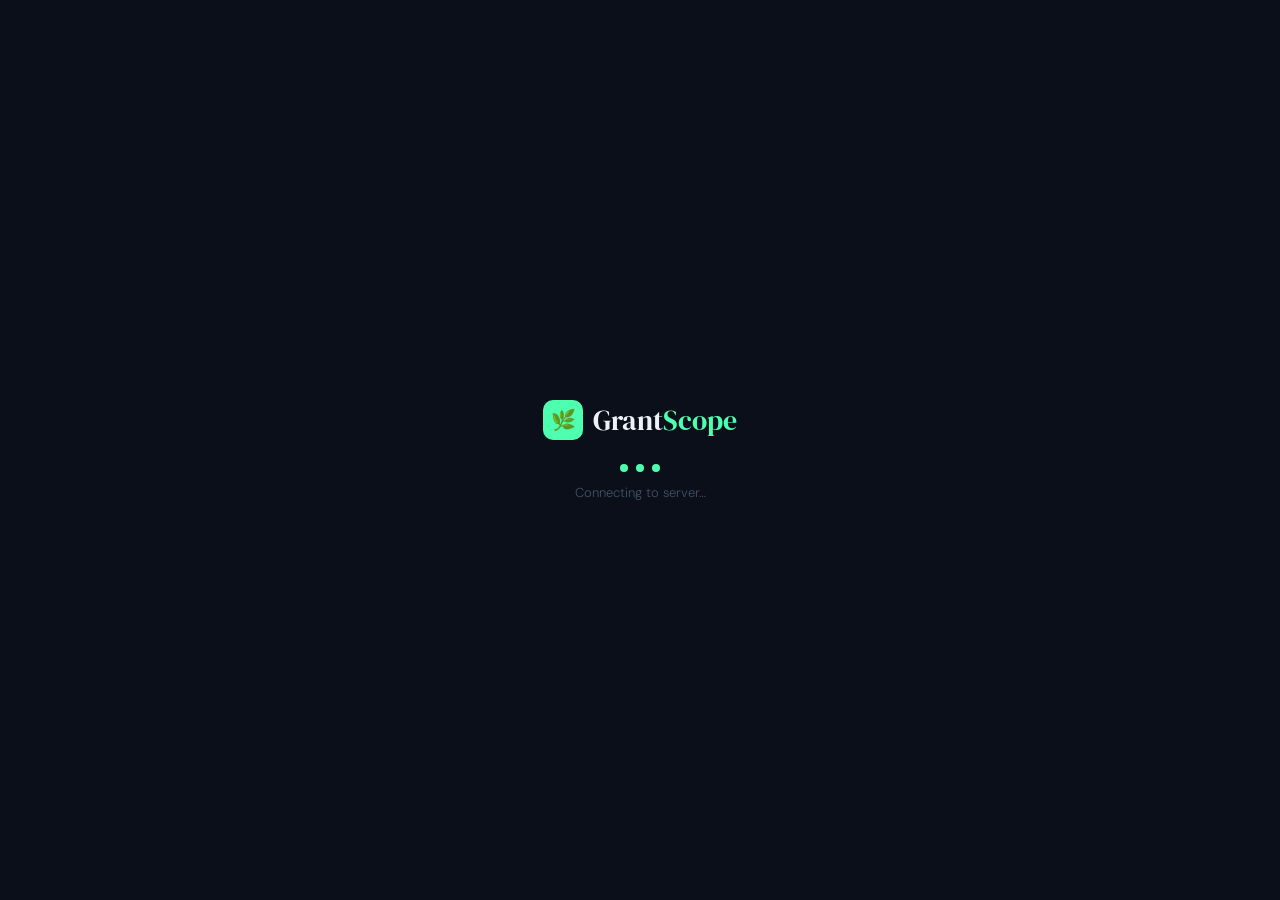
<file: index.html>
<!DOCTYPE html>
<html lang="en">

<head>
  <meta charset="UTF-8" />
  <meta name="viewport" content="width=device-width, initial-scale=1.0" />
  <title>GrantScope — Find Your Funding</title>
  <link rel="preconnect" href="https://fonts.googleapis.com" />
  <link rel="preconnect" href="https://fonts.gstatic.com" crossorigin />
  <link
    href="https://fonts.googleapis.com/css2?family=DM+Serif+Display:ital@0;1&family=DM+Sans:wght@300;400;500;600&display=swap"
    rel="stylesheet" />
  <link rel="icon" href="data:image/svg+xml,%3Csvg xmlns='http://www.w3.org/2000/svg' viewBox='0 0 120 100'%3E%3Ctext x='5' y='0.9em' font-size='90'%3E🌿%3C/text%3E%3C/svg%3E">
  <link rel="stylesheet" href="style.css">
    <style>
    .dot {
      width: 8px;
      height: 8px;
      border-radius: 50%;
      background: var(--accent);
      animation: dotPulse 1.4s ease-in-out infinite;
    }

    .dot:nth-child(2) {
      animation-delay: 0.2s;
    }

    .dot:nth-child(3) {
      animation-delay: 0.4s;
    }

    @keyframes dotPulse {

      0%,
      80%,
      100% {
        opacity: 0.2;
        transform: scale(0.8);
      }

      40% {
        opacity: 1;
        transform: scale(1);
      }
    }

    #loadingScreen.fade-out {
      opacity: 0;
      transition: opacity 0.5s ease;
      pointer-events: none;
    }

    @keyframes spin {
      from {
        display: inline-block;
        transform: rotate(0deg);
      }

      to {
        display: inline-block;
        transform: rotate(360deg);
      }
    }

  </style>
</head>

<body>

  <!-- LOADING SCREEN -->
  <div id="loadingScreen" style="
  position: fixed;
  inset: 0;
  background: var(--bg);
  z-index: 999;
  display: flex;
  flex-direction: column;
  align-items: center;
  justify-content: center;
  gap: 24px;
">
    <div style="display:flex;align-items:center;gap:10px;">
      <div
        style="width:40px;height:40px;background:var(--accent);border-radius:10px;display:flex;align-items:center;justify-content:center;font-size:20px;">
        🌿</div>
      <span style="font-family:var(--font-display);font-size:28px;color:var(--text-primary);">Grant<span
          style="color:var(--accent);">Scope</span></span>
    </div>
    <div style="display:flex;flex-direction:column;align-items:center;gap:12px;">
      <div id="loadingDots" style="display:flex;gap:8px;">
        <div class="dot"></div>
        <div class="dot"></div>
        <div class="dot"></div>
      </div>
      <p id="loadingMsg" style="font-size:13px;color:var(--text-muted);font-weight:300;">Connecting to server…</p>
    </div>
  </div>

  <!-- NAV -->
  <nav>
    <a class="nav-logo" href="#">
      <div class="nav-logo-icon">🌿</div>
      <span class="nav-logo-text">Grant<span>Scope</span></span>
    </a>
    <div class="nav-pill">AI-Powered Matching</div>
  </nav>

  <!-- HERO -->
  <section class="hero">
    <div class="hero-eyebrow">For Animal & Environmental Advocates</div>
    <h1>Find funding that <em>fits</em> your mission</h1>
    <p>Describe your organization and we'll surface the most aligned grant opportunities — ranked by fit, urgency, and
      award size.</p>

    <div class="search-card">
      <div class="form-grid">
        <div class="field-group">
          <label class="field-label" for="mission">Mission Statement <span>*</span></label>
          <textarea id="mission"
            placeholder="e.g. We protect endangered marine wildlife through community-led conservation, policy advocacy, and habitat restoration across coastal ecosystems…"></textarea>
        </div>
        <div class="field-group">
          <label class="field-label" for="areas">Areas of Work <span>*</span></label>
          <textarea id="areas"
            placeholder="e.g. marine conservation, ocean plastic cleanup, policy advocacy, coastal habitat restoration, community education…"></textarea>
        </div>
      </div>
      <div class="search-footer">
        <button class="btn-search" id="searchBtn" onclick="handleSearch()">
          <span>Find Grants</span>
          <span class="btn-icon">→</span>
        </button>
      </div>
    </div>
  </section>

  <!-- RESULTS -->
  <section class="results-section">
    <div id="resultsContainer"></div>
  </section>

  <script>
    // ── MOCK DATA ────────────────────────────────────────────────────────────────
    const MOCK_GRANTS = [
      {
        id: 1,
        funder: "Moore Foundation",
        name: "Ocean Conservation Initiative Grant",
        alignment: 94,
        deadline: "2025-04-18",
        daysLeft: 21,
        awardMin: 150000,
        awardMax: 500000,
        link: "#",
        summary: "Your coastal habitat restoration work aligns strongly with Moore's Ocean Conservation Initiative, which funds science-based organizations working on marine biodiversity, plastic pollution reduction, and community stewardship in Pacific and Atlantic coastal zones. Your policy advocacy component is particularly relevant given their current priority to strengthen national ocean protection legislation."
      },
      {
        id: 2,
        funder: "US Dept. of Commerce — NOAA",
        name: "Bycatch Reduction Grant Program",
        alignment: 88,
        deadline: "2025-05-02",
        daysLeft: 35,
        awardMin: 50000,
        awardMax: 200000,
        link: "#",
        summary: "NOAA's Bycatch Reduction Program is a strong match for your marine wildlife focus, specifically funding organizations that work to minimize unintentional catch of endangered species. Your documented community-led monitoring programs and existing relationships with fishing communities are key eligibility strengths that position your application competitively."
      },
      {
        id: 3,
        funder: "Patagonia Environmental Grants",
        name: "Grassroots Environmental Activism Fund",
        alignment: 81,
        deadline: "2025-06-15",
        daysLeft: 79,
        awardMin: 10000,
        awardMax: 35000,
        link: "#",
        summary: "Patagonia's grassroots fund prioritizes frontline environmental organizations with demonstrated community engagement over institutional reach. Your coastal education programs and volunteer-driven restoration model align well, though your award size request should stay below $30K to fit their typical grant range. This is an excellent match for a smaller, targeted project proposal."
      },
      {
        id: 4,
        funder: "11th Hour Project",
        name: "Marine & Freshwater Ecosystems Grant",
        alignment: 76,
        deadline: "2025-04-08",
        daysLeft: 11,
        awardMin: 75000,
        awardMax: 300000,
        link: "#",
        summary: "The 11th Hour Project funds systems-change work in food and ocean systems — your habitat restoration and policy advocacy fit their theory of change well. However, the very tight deadline of 11 days requires an expedited application process. Their LOI is short-form and they respond within 3 weeks, making this a high-effort but potentially high-reward opportunity worth pursuing if you have recent impact data ready."
      },
      {
        id: 5,
        funder: "National Fish & Wildlife Foundation",
        name: "Five Star & Urban Waters Restoration",
        alignment: 71,
        deadline: "2025-07-30",
        daysLeft: 124,
        awardMin: 25000,
        awardMax: 100000,
        link: "#",
        summary: "NFWF's Five Star program is a federal-private partnership focused on locally-led habitat restoration in watersheds and coastal areas. Your community engagement methodology and measurable restoration outcomes match their reporting requirements. This grant has a generous timeline and strong federal backing, making it suitable for a well-documented proposal with before/after habitat data."
      },
      {
        id: 6,
        funder: "Wilburforce Foundation",
        name: "Conservation Science & Advocacy",
        alignment: 67,
        deadline: "2025-05-20",
        daysLeft: 53,
        awardMin: 80000,
        awardMax: 250000,
        link: "#",
        summary: "Wilburforce funds science-driven conservation efforts in the American West and Pacific Coast, with a growing portfolio in marine and coastal ecosystems. Your advocacy work aligns moderately — they favor organizations that integrate ecological research with policy change. Strengthening the scientific basis of your application would significantly improve fit and competitiveness for this opportunity."
      }
    ];

    // ── HELPERS ──────────────────────────────────────────────────────────────────

    function formatAward(min, max) {
      if (!min && !max) return 'Not specified';
      const fmt = n => n >= 1000000
        ? '$' + (n / 1000000).toFixed(1) + 'M'
        : '$' + (n / 1000).toFixed(0) + 'K';
      if (!min) return 'Up to ' + fmt(max);
      if (!max) return 'From ' + fmt(min);
      return fmt(min) + ' – ' + fmt(max);
    }

    function urgencyClass(days) {
      if (days === null) return 'urgency-low';
      if (days <= 20) return 'urgency-high';
      if (days <= 60) return 'urgency-mid';
      return 'urgency-low';
    }

    function urgencyLabel(days) {
      if (days === null) return { label: 'No deadline', badge: 'Open' };
      if (days <= 20) return { label: `${days}d left`, badge: 'Urgent' };
      if (days <= 60) return { label: `${days}d left`, badge: 'Soon' };
      return { label: `${days}d left`, badge: 'Open' };
    }

    function formatDeadline(dateStr) {
      const d = new Date(dateStr);
      return d.toLocaleDateString('en-US', { month: 'short', day: 'numeric', year: 'numeric' });
    }

    // ── RENDER CARD ───────────────────────────────────────────────────────────────
    function renderCard(grant, idx) {
      const urg = urgencyClass(grant.days_left);
      const urgInfo = urgencyLabel(grant.days_left);

      return `
    <div class="grant-card" style="animation-delay:${idx * 70}ms">
      <div class="grant-card-top">
        <div>
          <div class="grant-funder">${grant.funder}</div>
          <div class="grant-name">${grant.title}</div>
        </div>
        <div class="grant-rank">#${idx + 1}</div>
      </div>

      <p class="grant-summary">${grant.summary}</p>

      <div class="metrics-row">
        <div class="metric-box alignment">
          <div class="metric-label">Alignment</div>
          <div class="metric-value">${grant.alignment}%</div>
          <div class="metric-bar-track">
            <div class="metric-bar-fill" style="width:${grant.alignment}%"></div>
          </div>
        </div>

        <div class="metric-box ${urg}">
          <div class="metric-label">Deadline</div>
          <div class="urgency-badge">
            <span class="urgency-dot"></span>
            ${urgInfo.badge}
          </div>
          <div style="font-size:11px;color:var(--text-muted);margin-top:2px;">${grant.days_left !== null ? urgInfo.label : 'No deadline'}</div>
        </div>

        <div class="metric-box award">
          <div class="metric-label">Award Size</div>
          <div class="award-amount">${formatAward(grant.award_min, grant.award_max)}</div>
          <div class="award-sub">${grant.award_min || grant.award_max ? 'grant range' : 'check listing'}</div>
          </div>
        </div>

      <div class="card-footer">
        <div class="deadline-text">
          📅 Deadline: ${grant.deadline !== null ? formatDeadline(grant.deadline) : 'No deadline'}
        </div>
        <a class="btn-apply" href="${grant.application_url}" target="_blank" rel="noopener">
          Apply Now ↗
        </a>
      </div>
    </div>
  `;
    }

    // ── LOADING SKELETON ─────────────────────────────────────────────────────────
    function renderLoading() {
      const skels = Array.from({ length: 6 }, () => `
    <div class="skeleton-card">
      <div class="skel skel-title"></div>
      <div class="skel skel-line w80"></div>
      <div class="skel skel-line w60"></div>
      <div class="skel skel-line w80"></div>
      <div class="skel-bars">
        <div class="skel-bar"></div>
        <div class="skel-bar"></div>
        <div class="skel-bar"></div>
      </div>
      <div class="skel skel-btn"></div>
    </div>
  `).join('');
      return `<div class="loading-grid">${skels}</div>`;
    }

    // ── MAIN HANDLER ─────────────────────────────────────────────────────────────
    async function handleSearch() {
      const mission = document.getElementById('mission').value.trim();
      const areas = document.getElementById('areas').value.trim();
      const btn = document.getElementById('searchBtn');
      const container = document.getElementById('resultsContainer');

      if (!mission || !areas) {
        if (!mission) document.getElementById('mission').focus();
        else document.getElementById('areas').focus();
        return;
      }

      // Show loading
      btn.disabled = true;
      btn.innerHTML = '<span>Searching…</span><span class="btn-icon" style="animation:spin 1s linear infinite">⟳</span>';
      container.innerHTML = `
    <div class="results-header">
      <div class="results-title">Finding matches…</div>
    </div>
    ${renderLoading()}
  `;
      container.scrollIntoView({ behavior: 'smooth', block: 'start' });



      try {
        const res = await fetch('https://grant-match-making-tool-production-1a15.up.railway.app/match', {
          method: 'POST',
          headers: { 'Content-Type': 'application/json' },
          body: JSON.stringify({ mission, areas })
        });
        if (!res.ok) throw new Error('API error');
        const data = await res.json();
        grants = data.grants;
      } catch (err) {
        container.innerHTML = `
      <div class="empty-state">
        <span class="empty-icon">⚠️</span>
        <h3>Something went wrong</h3>
        <p>Could not connect to the API. Make sure the server is running.</p>
      </div>
      `;

        btn.disabled = false;
        btn.innerHTML = '<span>Find Grants</span><span class="btn-icon">→</span>';
        return;
      }


      // Render results
      const cards = grants.map((g, i) => renderCard(g, i)).join('');
      container.innerHTML = `
    <div class="results-header">
      <div class="results-title"><span>${grants.length}</span> opportunities found</div>
      <div class="results-meta">Sorted by alignment score</div>
    </div>
    <div class="cards-grid">${cards}</div>
  `;

      btn.disabled = false;
      btn.innerHTML = '<span>Search Again</span><span class="btn-icon">→</span>';
    }

    // Allow Enter key on inputs
    document.addEventListener('keydown', e => {
      if ((e.ctrlKey || e.metaKey) && e.key === 'Enter') handleSearch();
    });
  </script>

<script src="script.js"></script>

</body>

</html>
</file>
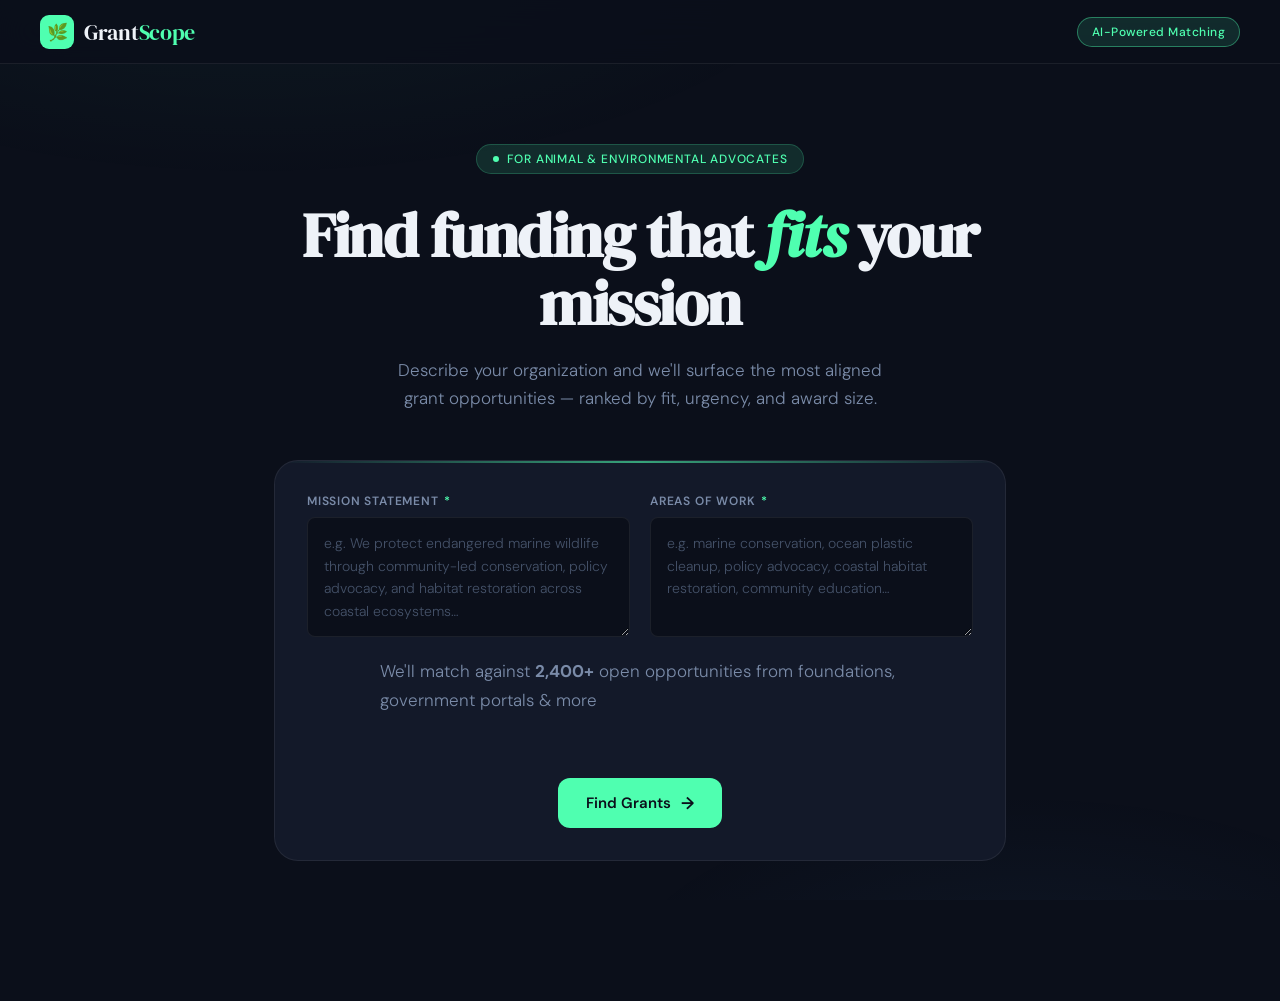
<file: frontend/index.html>
<!DOCTYPE html>
<html lang="en">

<head>
  <meta charset="UTF-8" />
  <meta name="viewport" content="width=device-width, initial-scale=1.0" />
  <title>GrantScope — Find Your Funding</title>
  <link rel="preconnect" href="https://fonts.googleapis.com" />
  <link rel="preconnect" href="https://fonts.gstatic.com" crossorigin />
  <link
    href="https://fonts.googleapis.com/css2?family=DM+Serif+Display:ital@0;1&family=DM+Sans:wght@300;400;500;600&display=swap"
    rel="stylesheet" />
  <link rel="stylesheet" href="style.css">
  <style>

  </style>
</head>

<body>

  <!-- NAV -->
  <nav>
    <a class="nav-logo" href="#">
      <div class="nav-logo-icon">🌿</div>
      <span class="nav-logo-text">Grant<span>Scope</span></span>
    </a>
    <div class="nav-pill">AI-Powered Matching</div>
  </nav>

  <!-- HERO -->
  <section class="hero">
    <div class="hero-eyebrow">For Animal & Environmental Advocates</div>
    <h1>Find funding that <em>fits</em> your mission</h1>
    <p>Describe your organization and we'll surface the most aligned grant opportunities — ranked by fit, urgency, and
      award size.</p>

    <div class="search-card">
      <div class="form-grid">
        <div class="field-group">
          <label class="field-label" for="mission">Mission Statement <span>*</span></label>
          <textarea id="mission"
            placeholder="e.g. We protect endangered marine wildlife through community-led conservation, policy advocacy, and habitat restoration across coastal ecosystems…"></textarea>
        </div>
        <div class="field-group">
          <label class="field-label" for="areas">Areas of Work <span>*</span></label>
          <textarea id="areas"
            placeholder="e.g. marine conservation, ocean plastic cleanup, policy advocacy, coastal habitat restoration, community education…"></textarea>
        </div>
      </div>
      <div class="search-footer">
        <p class="search-hint">We'll match against <strong>2,400+</strong> open opportunities from foundations,
          government portals &amp; more</p>
        <button class="btn-search" id="searchBtn" onclick="handleSearch()">
          <span>Find Grants</span>
          <span class="btn-icon">→</span>
        </button>
      </div>
    </div>
  </section>

  <!-- RESULTS -->
  <section class="results-section">
    <div id="resultsContainer"></div>
  </section>

  <script>
    // ── MOCK DATA ────────────────────────────────────────────────────────────────
    const MOCK_GRANTS = [
      {
        id: 1,
        funder: "Moore Foundation",
        name: "Ocean Conservation Initiative Grant",
        alignment: 94,
        deadline: "2025-04-18",
        daysLeft: 21,
        awardMin: 150000,
        awardMax: 500000,
        link: "#",
        summary: "Your coastal habitat restoration work aligns strongly with Moore's Ocean Conservation Initiative, which funds science-based organizations working on marine biodiversity, plastic pollution reduction, and community stewardship in Pacific and Atlantic coastal zones. Your policy advocacy component is particularly relevant given their current priority to strengthen national ocean protection legislation."
      },
      {
        id: 2,
        funder: "US Dept. of Commerce — NOAA",
        name: "Bycatch Reduction Grant Program",
        alignment: 88,
        deadline: "2025-05-02",
        daysLeft: 35,
        awardMin: 50000,
        awardMax: 200000,
        link: "#",
        summary: "NOAA's Bycatch Reduction Program is a strong match for your marine wildlife focus, specifically funding organizations that work to minimize unintentional catch of endangered species. Your documented community-led monitoring programs and existing relationships with fishing communities are key eligibility strengths that position your application competitively."
      },
      {
        id: 3,
        funder: "Patagonia Environmental Grants",
        name: "Grassroots Environmental Activism Fund",
        alignment: 81,
        deadline: "2025-06-15",
        daysLeft: 79,
        awardMin: 10000,
        awardMax: 35000,
        link: "#",
        summary: "Patagonia's grassroots fund prioritizes frontline environmental organizations with demonstrated community engagement over institutional reach. Your coastal education programs and volunteer-driven restoration model align well, though your award size request should stay below $30K to fit their typical grant range. This is an excellent match for a smaller, targeted project proposal."
      },
      {
        id: 4,
        funder: "11th Hour Project",
        name: "Marine & Freshwater Ecosystems Grant",
        alignment: 76,
        deadline: "2025-04-08",
        daysLeft: 11,
        awardMin: 75000,
        awardMax: 300000,
        link: "#",
        summary: "The 11th Hour Project funds systems-change work in food and ocean systems — your habitat restoration and policy advocacy fit their theory of change well. However, the very tight deadline of 11 days requires an expedited application process. Their LOI is short-form and they respond within 3 weeks, making this a high-effort but potentially high-reward opportunity worth pursuing if you have recent impact data ready."
      },
      {
        id: 5,
        funder: "National Fish & Wildlife Foundation",
        name: "Five Star & Urban Waters Restoration",
        alignment: 71,
        deadline: "2025-07-30",
        daysLeft: 124,
        awardMin: 25000,
        awardMax: 100000,
        link: "#",
        summary: "NFWF's Five Star program is a federal-private partnership focused on locally-led habitat restoration in watersheds and coastal areas. Your community engagement methodology and measurable restoration outcomes match their reporting requirements. This grant has a generous timeline and strong federal backing, making it suitable for a well-documented proposal with before/after habitat data."
      },
      {
        id: 6,
        funder: "Wilburforce Foundation",
        name: "Conservation Science & Advocacy",
        alignment: 67,
        deadline: "2025-05-20",
        daysLeft: 53,
        awardMin: 80000,
        awardMax: 250000,
        link: "#",
        summary: "Wilburforce funds science-driven conservation efforts in the American West and Pacific Coast, with a growing portfolio in marine and coastal ecosystems. Your advocacy work aligns moderately — they favor organizations that integrate ecological research with policy change. Strengthening the scientific basis of your application would significantly improve fit and competitiveness for this opportunity."
      }
    ];

    // ── HELPERS ──────────────────────────────────────────────────────────────────

    function formatAward(min, max) {
      if (!min && !max) return 'Not specified';
      const fmt = n => n >= 1000000
        ? '$' + (n / 1000000).toFixed(1) + 'M'
        : '$' + (n / 1000).toFixed(0) + 'K';
      if (!min) return 'Up to ' + fmt(max);
      if (!max) return 'From ' + fmt(min);
      return fmt(min) + ' – ' + fmt(max);
    }

    function urgencyClass(days) {
      if (days === null) return 'urgency-low';
      if (days <= 20) return 'urgency-high';
      if (days <= 60) return 'urgency-mid';
      return 'urgency-low';
    }

    function urgencyLabel(days) {
      if (days === null) return { label: 'No deadline', badge: 'Open' };
      if (days <= 20) return { label: `${days}d left`, badge: 'Urgent' };
      if (days <= 60) return { label: `${days}d left`, badge: 'Soon' };
      return { label: `${days}d left`, badge: 'Open' };
    }

    function formatDeadline(dateStr) {
      const d = new Date(dateStr);
      return d.toLocaleDateString('en-US', { month: 'short', day: 'numeric', year: 'numeric' });
    }

    // ── RENDER CARD ───────────────────────────────────────────────────────────────
    function renderCard(grant, idx) {
      const urg = urgencyClass(grant.days_left);
      const urgInfo = urgencyLabel(grant.days_left);

      return `
    <div class="grant-card" style="animation-delay:${idx * 70}ms">
      <div class="grant-card-top">
        <div>
          <div class="grant-funder">${grant.funder}</div>
          <div class="grant-name">${grant.title}</div>
        </div>
        <div class="grant-rank">#${idx + 1}</div>
      </div>

      <p class="grant-summary">${grant.summary}</p>

      <div class="metrics-row">
        <div class="metric-box alignment">
          <div class="metric-label">Alignment</div>
          <div class="metric-value">${grant.alignment}%</div>
          <div class="metric-bar-track">
            <div class="metric-bar-fill" style="width:${grant.alignment}%"></div>
          </div>
        </div>

        <div class="metric-box ${urg}">
          <div class="metric-label">Deadline</div>
          <div class="urgency-badge">
            <span class="urgency-dot"></span>
            ${urgInfo.badge}
          </div>
          <div style="font-size:11px;color:var(--text-muted);margin-top:2px;">${grant.days_left !== null ? urgInfo.label : 'No deadline'}</div>
        </div>

        <div class="metric-box award">
          <div class="metric-label">Award Size</div>
          <div class="award-amount">${formatAward(grant.award_min, grant.award_max)}</div>
          <div class="award-sub">${grant.award_min || grant.award_max ? 'grant range' : 'check listing'}</div>
          </div>
        </div>

      <div class="card-footer">
        <div class="deadline-text">
          📅 Deadline: ${grant.deadline !==null ?formatDeadline(grant.deadline):'No deadline'}
        </div>
        <a class="btn-apply" href="${grant.application_url}" target="_blank" rel="noopener">
          Apply Now ↗
        </a>
      </div>
    </div>
  `;
    }

    // ── LOADING SKELETON ─────────────────────────────────────────────────────────
    function renderLoading() {
      const skels = Array.from({ length: 6 }, () => `
    <div class="skeleton-card">
      <div class="skel skel-title"></div>
      <div class="skel skel-line w80"></div>
      <div class="skel skel-line w60"></div>
      <div class="skel skel-line w80"></div>
      <div class="skel-bars">
        <div class="skel-bar"></div>
        <div class="skel-bar"></div>
        <div class="skel-bar"></div>
      </div>
      <div class="skel skel-btn"></div>
    </div>
  `).join('');
      return `<div class="loading-grid">${skels}</div>`;
    }

    // ── MAIN HANDLER ─────────────────────────────────────────────────────────────
    async function handleSearch() {
      const mission = document.getElementById('mission').value.trim();
      const areas = document.getElementById('areas').value.trim();
      const btn = document.getElementById('searchBtn');
      const container = document.getElementById('resultsContainer');

      if (!mission || !areas) {
        if (!mission) document.getElementById('mission').focus();
        else document.getElementById('areas').focus();
        return;
      }

      // Show loading
      btn.disabled = true;
      btn.innerHTML = '<span>Searching…</span><span class="btn-icon" style="animation:spin 1s linear infinite">⟳</span>';
      container.innerHTML = `
    <div class="results-header">
      <div class="results-title">Finding matches…</div>
    </div>
    ${renderLoading()}
  `;
      container.scrollIntoView({ behavior: 'smooth', block: 'start' });



      try {
        const res = await fetch('http://localhost:8000/api/match', {
          method: 'POST',
          headers: { 'Content-Type': 'application/json' },
          body: JSON.stringify({ mission, areas })
        });
        if (!res.ok) throw new Error('API error');
        const data = await res.json();
        grants = data.grants;
      } catch (err) {
        container.innerHTML = `
      <div class="empty-state">
        <span class="empty-icon">⚠️</span>
        <h3>Something went wrong</h3>
        <p>Could not connect to the API. Make sure the server is running.</p>
      </div>
      `;

        btn.disabled = false;
        btn.innerHTML = '<span>Find Grants</span><span class="btn-icon">→</span>';
        return;
      }


      // Render results
      const cards = grants.map((g, i) => renderCard(g, i)).join('');
      container.innerHTML = `
    <div class="results-header">
      <div class="results-title"><span>${grants.length}</span> opportunities found</div>
      <div class="results-meta">Sorted by alignment score</div>
    </div>
    <div class="cards-grid">${cards}</div>
  `;

      btn.disabled = false;
      btn.innerHTML = '<span>Search Again</span><span class="btn-icon">→</span>';
    }

    // Allow Enter key on inputs
    document.addEventListener('keydown', e => {
      if ((e.ctrlKey || e.metaKey) && e.key === 'Enter') handleSearch();
    });
  </script>

  <style>
    @keyframes spin {
      from {
        display: inline-block;
        transform: rotate(0deg);
      }

      to {
        display: inline-block;
        transform: rotate(360deg);
      }
    }
  </style>

</body>

</html>
</file>
<file: style.css>
*, *::before, *::after { box-sizing: border-box; margin: 0; padding: 0; }

  :root {
    --bg: #0b0f1a;
    --surface: #131929;
    --card: #1a2235;
    --card-hover: #1f2a40;
    --border: rgba(255,255,255,0.07);
    --accent: #4fffb0;
    --accent-dim: rgba(79,255,176,0.12);
    --accent-mid: rgba(79,255,176,0.4);
    --amber: #ffc145;
    --amber-dim: rgba(255,193,69,0.12);
    --rose: #ff6b8a;
    --rose-dim: rgba(255,107,138,0.12);
    --sky: #5eb8ff;
    --sky-dim: rgba(94,184,255,0.12);
    --text-primary: #eef2f8;
    --text-secondary: #7a8ba8;
    --text-muted: #445168;
    --font-display: 'DM Serif Display', serif;
    --font-body: 'DM Sans', sans-serif;
    --radius: 16px;
    --radius-sm: 8px;
  }

  html { scroll-behavior: smooth; }

  body {
    background: var(--bg);
    color: var(--text-primary);
    font-family: var(--font-body);
    min-height: 100vh;
    overflow-x: hidden;
  }

  /* Background mesh */
  body::before {
    content: '';
    position: fixed;
    inset: 0;
    background:
      radial-gradient(ellipse 80% 50% at 20% -10%, rgba(79,255,176,0.06) 0%, transparent 60%),
      radial-gradient(ellipse 60% 40% at 80% 110%, rgba(94,184,255,0.05) 0%, transparent 55%);
    pointer-events: none;
    z-index: 0;
  }

  /* NAV */
  nav {
    position: sticky;
    top: 0;
    z-index: 100;
    display: flex;
    align-items: center;
    justify-content: space-between;
    padding: 0 40px;
    height: 64px;
    background: rgba(11,15,26,0.85);
    backdrop-filter: blur(16px);
    border-bottom: 1px solid var(--border);
  }

  .nav-logo {
    display: flex;
    align-items: center;
    gap: 10px;
    text-decoration: none;
  }

  .nav-logo-icon {
    width: 34px;
    height: 34px;
    background: var(--accent);
    border-radius: 9px;
    display: flex;
    align-items: center;
    justify-content: center;
    font-size: 17px;
  }

  .nav-logo-text {
    font-family: var(--font-display);
    font-size: 22px;
    color: var(--text-primary);
    letter-spacing: -0.3px;
  }

  .nav-logo-text span { color: var(--accent); }

  .nav-pill {
    background: var(--accent-dim);
    border: 1px solid var(--accent-mid);
    color: var(--accent);
    padding: 6px 14px;
    border-radius: 100px;
    font-size: 12px;
    font-weight: 500;
    letter-spacing: 0.5px;
  }

  /* HERO */
  .hero {
    position: relative;
    z-index: 1;
    max-width: 780px;
    margin: 0 auto;
    padding: 80px 24px 60px;
    text-align: center;
  }

  .hero-eyebrow {
    display: inline-flex;
    align-items: center;
    gap: 8px;
    background: var(--accent-dim);
    border: 1px solid rgba(79,255,176,0.2);
    border-radius: 100px;
    padding: 6px 16px;
    font-size: 12px;
    font-weight: 500;
    color: var(--accent);
    letter-spacing: 0.8px;
    text-transform: uppercase;
    margin-bottom: 28px;
  }

  .hero-eyebrow::before {
    content: '';
    width: 6px;
    height: 6px;
    border-radius: 50%;
    background: var(--accent);
    animation: pulse 2s ease-in-out infinite;
  }

  @keyframes pulse {
    0%, 100% { opacity: 1; transform: scale(1); }
    50% { opacity: 0.4; transform: scale(0.7); }
  }

  .hero h1 {
    font-family: var(--font-display);
    font-size: clamp(38px, 6vw, 62px);
    line-height: 1.1;
    letter-spacing: -1.5px;
    color: var(--text-primary);
    margin-bottom: 18px;
  }

  .hero h1 em {
    font-style: italic;
    color: var(--accent);
  }

  .hero p {
    font-size: 17px;
    color: var(--text-secondary);
    line-height: 1.65;
    max-width: 520px;
    margin: 0 auto 48px;
    font-weight: 300;
  }

  /* SEARCH FORM */
  .search-card {
    background: var(--surface);
    border: 1px solid var(--border);
    border-radius: 24px;
    padding: 32px;
    text-align: left;
    position: relative;
    overflow: hidden;
  }

  .search-card::before {
    content: '';
    position: absolute;
    top: 0; left: 0; right: 0;
    height: 2px;
    background: linear-gradient(90deg, transparent, var(--accent), transparent);
    opacity: 0.6;
  }

  .form-grid {
    display: grid;
    grid-template-columns: 1fr 1fr;
    gap: 20px;
    margin-bottom: 20px;
  }

  .field-group {
    display: flex;
    flex-direction: column;
    gap: 8px;
  }

  .field-label {
    font-size: 12px;
    font-weight: 600;
    color: var(--text-secondary);
    letter-spacing: 0.8px;
    text-transform: uppercase;
  }

  .field-label span {
    color: var(--accent);
    margin-left: 2px;
  }

  textarea, input[type="text"] {
    width: 100%;
    background: var(--bg);
    border: 1px solid var(--border);
    border-radius: var(--radius-sm);
    color: var(--text-primary);
    font-family: var(--font-body);
    font-size: 14px;
    font-weight: 300;
    line-height: 1.6;
    padding: 14px 16px;
    resize: vertical;
    transition: border-color 0.2s, box-shadow 0.2s;
    outline: none;
  }

  textarea:focus, input[type="text"]:focus {
    border-color: rgba(79,255,176,0.35);
    box-shadow: 0 0 0 3px rgba(79,255,176,0.06);
  }

  textarea::placeholder, input::placeholder { color: var(--text-muted); }

  textarea { height: 120px; }

  .search-footer {
    display: flex;
    align-items: center;
    justify-content: center;
    gap: 16px;
    flex-wrap: wrap;
  }

  .search-hint {
    font-size: 12px;
    color: var(--text-muted);
  }

  .search-hint strong { color: var(--text-secondary); }

  .btn-search {
    display: flex;
    align-items: center;
    gap: 10px;
    background: var(--accent);
    color: #0b0f1a;
    border: none;
    border-radius: 12px;
    padding: 14px 28px;
    font-family: var(--font-body);
    font-size: 15px;
    font-weight: 600;
    cursor: pointer;
    transition: transform 0.15s, box-shadow 0.15s, opacity 0.15s;
    position: relative;
    overflow: hidden;
    white-space: nowrap;
  }

  .btn-search:hover { transform: translateY(-1px); box-shadow: 0 8px 24px rgba(79,255,176,0.25); }
  .btn-search:active { transform: translateY(0); }
  .btn-search:disabled { opacity: 0.5; cursor: not-allowed; transform: none; box-shadow: none; }

  .btn-search .btn-icon { font-size: 17px; transition: transform 0.2s; }
  .btn-search:hover .btn-icon { transform: translateX(3px); }

  /* RESULTS */
  .results-section {
    position: relative;
    z-index: 1;
    max-width: 1200px;
    margin: 0 auto;
    padding: 0 24px 80px;
  }

  .results-header {
    display: flex;
    align-items: center;
    justify-content: space-between;
    margin-bottom: 28px;
    flex-wrap: wrap;
    gap: 12px;
  }

  .results-title {
    font-family: var(--font-display);
    font-size: 26px;
    letter-spacing: -0.5px;
  }

  .results-title span { color: var(--accent); }

  .results-meta {
    font-size: 13px;
    color: var(--text-muted);
  }

  /* EMPTY STATE */
  .empty-state {
    text-align: center;
    padding: 80px 24px;
    color: var(--text-muted);
  }

  .empty-icon {
    font-size: 52px;
    margin-bottom: 20px;
    display: block;
    opacity: 0.5;
  }

  .empty-state h3 {
    font-family: var(--font-display);
    font-size: 22px;
    color: var(--text-secondary);
    margin-bottom: 8px;
  }

  .empty-state p { font-size: 14px; font-weight: 300; }

  /* LOADING */
  .loading-grid {
    display: grid;
    grid-template-columns: repeat(auto-fill, minmax(340px, 1fr));
    gap: 20px;
  }

  .skeleton-card {
    background: var(--card);
    border: 1px solid var(--border);
    border-radius: var(--radius);
    padding: 24px;
    animation: shimmer 1.5s ease-in-out infinite;
  }

  @keyframes shimmer {
    0%, 100% { opacity: 0.6; }
    50% { opacity: 1; }
  }

  .skel { background: var(--border); border-radius: 6px; }
  .skel-title { height: 22px; width: 70%; margin-bottom: 16px; }
  .skel-line { height: 12px; margin-bottom: 8px; }
  .skel-line.w80 { width: 80%; }
  .skel-line.w60 { width: 60%; }
  .skel-bars { display: flex; gap: 8px; margin: 20px 0 16px; }
  .skel-bar { height: 48px; flex: 1; border-radius: 10px; background: var(--border); }
  .skel-btn { height: 40px; width: 100px; border-radius: 8px; background: var(--border); }

  /* CARDS GRID */
  .cards-grid {
    display: grid;
    grid-template-columns: repeat(auto-fill, minmax(340px, 1fr));
    gap: 20px;
  }

  /* GRANT CARD */
  .grant-card {
    background: var(--card);
    border: 1px solid var(--border);
    border-radius: var(--radius);
    padding: 26px;
    display: flex;
    flex-direction: column;
    gap: 16px;
    transition: transform 0.2s, border-color 0.2s, box-shadow 0.2s;
    animation: cardIn 0.4s ease both;
    position: relative;
    overflow: hidden;
  }

  @keyframes cardIn {
    from { opacity: 0; transform: translateY(18px); }
    to   { opacity: 1; transform: translateY(0); }
  }

  .grant-card:nth-child(1) { animation-delay: 0ms; }
  .grant-card:nth-child(2) { animation-delay: 60ms; }
  .grant-card:nth-child(3) { animation-delay: 120ms; }
  .grant-card:nth-child(4) { animation-delay: 180ms; }
  .grant-card:nth-child(5) { animation-delay: 240ms; }
  .grant-card:nth-child(6) { animation-delay: 300ms; }

  .grant-card:hover {
    transform: translateY(-3px);
    border-color: rgba(79,255,176,0.18);
    box-shadow: 0 12px 40px rgba(0,0,0,0.3);
    background: var(--card-hover);
  }

  .grant-card-top {
    display: flex;
    align-items: flex-start;
    justify-content: space-between;
    gap: 12px;
  }

  .grant-rank {
    min-width: 28px;
    height: 28px;
    border-radius: 8px;
    background: var(--accent-dim);
    border: 1px solid rgba(79,255,176,0.2);
    color: var(--accent);
    font-size: 11px;
    font-weight: 700;
    display: flex;
    align-items: center;
    justify-content: center;
    flex-shrink: 0;
  }

  .grant-funder {
    font-size: 11px;
    font-weight: 600;
    color: var(--text-muted);
    letter-spacing: 0.8px;
    text-transform: uppercase;
    margin-bottom: 4px;
  }

  .grant-name {
    font-family: var(--font-display);
    font-size: 18px;
    line-height: 1.25;
    color: var(--text-primary);
    letter-spacing: -0.2px;
  }

  .grant-summary {
    font-size: 13px;
    color: var(--text-secondary);
    line-height: 1.7;
    font-weight: 300;
  }

  /* METRICS ROW */
  .metrics-row {
    display: grid;
    grid-template-columns: 1fr 1fr 1fr;
    gap: 10px;
  }

  .metric-box {
    border-radius: 10px;
    padding: 12px;
    display: flex;
    flex-direction: column;
    gap: 6px;
  }

  .metric-box.alignment { background: var(--accent-dim); border: 1px solid rgba(79,255,176,0.15); }
  .metric-box.urgency-high { background: var(--rose-dim); border: 1px solid rgba(255,107,138,0.2); }
  .metric-box.urgency-mid { background: var(--amber-dim); border: 1px solid rgba(255,193,69,0.2); }
  .metric-box.urgency-low { background: var(--sky-dim); border: 1px solid rgba(94,184,255,0.2); }
  .metric-box.award { background: rgba(255,255,255,0.04); border: 1px solid var(--border); }

  .metric-label {
    font-size: 9px;
    font-weight: 700;
    letter-spacing: 1px;
    text-transform: uppercase;
  }

  .metric-box.alignment .metric-label { color: var(--accent); }
  .metric-box.urgency-high .metric-label { color: var(--rose); }
  .metric-box.urgency-mid .metric-label { color: var(--amber); }
  .metric-box.urgency-low .metric-label { color: var(--sky); }
  .metric-box.award .metric-label { color: var(--text-muted); }

  .metric-value {
    font-size: 14px;
    font-weight: 600;
    color: var(--text-primary);
    line-height: 1;
  }

  .metric-bar-track {
    height: 4px;
    background: rgba(255,255,255,0.08);
    border-radius: 100px;
    overflow: hidden;
  }

  .metric-bar-fill {
    height: 100%;
    border-radius: 100px;
    transition: width 1s ease;
  }

  .alignment .metric-bar-fill { background: var(--accent); }

  .urgency-badge {
    display: inline-flex;
    align-items: center;
    gap: 5px;
    font-size: 12px;
    font-weight: 500;
  }

  .urgency-dot {
    width: 7px;
    height: 7px;
    border-radius: 50%;
    flex-shrink: 0;
  }

  .urgency-high .urgency-dot { background: var(--rose); animation: pulse 1.4s ease-in-out infinite; }
  .urgency-mid .urgency-dot { background: var(--amber); }
  .urgency-low .urgency-dot { background: var(--sky); }
  .urgency-high .urgency-badge { color: var(--rose); }
  .urgency-mid .urgency-badge { color: var(--amber); }
  .urgency-low .urgency-badge { color: var(--sky); }

  .award-amount {
    font-size: 15px;
    font-weight: 700;
    color: var(--text-primary);
  }

  .award-sub {
    font-size: 10px;
    color: var(--text-muted);
    font-weight: 400;
  }

  /* CARD FOOTER */
  .card-footer {
    display: flex;
    align-items: center;
    justify-content: space-between;
    gap: 12px;
    flex-wrap: wrap;
  }

  .deadline-text {
    font-size: 12px;
    color: var(--text-muted);
    display: flex;
    align-items: center;
    gap: 5px;
  }

  .btn-apply {
    display: flex;
    align-items: center;
    gap: 6px;
    background: transparent;
    border: 1px solid rgba(79,255,176,0.35);
    color: var(--accent);
    border-radius: 9px;
    padding: 9px 18px;
    font-family: var(--font-body);
    font-size: 13px;
    font-weight: 600;
    cursor: pointer;
    text-decoration: none;
    transition: background 0.2s, border-color 0.2s, transform 0.15s;
    white-space: nowrap;
  }

  .btn-apply:hover {
    background: var(--accent-dim);
    border-color: var(--accent);
    transform: translateY(-1px);
  }

  /* RESPONSIVE */
  @media (max-width: 900px) {
    nav { padding: 0 20px; }
    .hero { padding: 56px 20px 48px; }
    .form-grid { grid-template-columns: 1fr; }
    .cards-grid, .loading-grid { grid-template-columns: 1fr; }
  }

  @media (max-width: 600px) {
    .search-card { padding: 20px; }
    .metrics-row { grid-template-columns: 1fr 1fr; }
    .metrics-row .metric-box:last-child { grid-column: 1 / -1; flex-direction: row; align-items: center; justify-content: space-between; }
    .results-header { flex-direction: column; align-items: flex-start; }
  }
</file>
<file: frontend/style.css>
*, *::before, *::after { box-sizing: border-box; margin: 0; padding: 0; }

  :root {
    --bg: #0b0f1a;
    --surface: #131929;
    --card: #1a2235;
    --card-hover: #1f2a40;
    --border: rgba(255,255,255,0.07);
    --accent: #4fffb0;
    --accent-dim: rgba(79,255,176,0.12);
    --accent-mid: rgba(79,255,176,0.4);
    --amber: #ffc145;
    --amber-dim: rgba(255,193,69,0.12);
    --rose: #ff6b8a;
    --rose-dim: rgba(255,107,138,0.12);
    --sky: #5eb8ff;
    --sky-dim: rgba(94,184,255,0.12);
    --text-primary: #eef2f8;
    --text-secondary: #7a8ba8;
    --text-muted: #445168;
    --font-display: 'DM Serif Display', serif;
    --font-body: 'DM Sans', sans-serif;
    --radius: 16px;
    --radius-sm: 8px;
  }

  html { scroll-behavior: smooth; }

  body {
    background: var(--bg);
    color: var(--text-primary);
    font-family: var(--font-body);
    min-height: 100vh;
    overflow-x: hidden;
  }

  /* Background mesh */
  body::before {
    content: '';
    position: fixed;
    inset: 0;
    background:
      radial-gradient(ellipse 80% 50% at 20% -10%, rgba(79,255,176,0.06) 0%, transparent 60%),
      radial-gradient(ellipse 60% 40% at 80% 110%, rgba(94,184,255,0.05) 0%, transparent 55%);
    pointer-events: none;
    z-index: 0;
  }

  /* NAV */
  nav {
    position: sticky;
    top: 0;
    z-index: 100;
    display: flex;
    align-items: center;
    justify-content: space-between;
    padding: 0 40px;
    height: 64px;
    background: rgba(11,15,26,0.85);
    backdrop-filter: blur(16px);
    border-bottom: 1px solid var(--border);
  }

  .nav-logo {
    display: flex;
    align-items: center;
    gap: 10px;
    text-decoration: none;
  }

  .nav-logo-icon {
    width: 34px;
    height: 34px;
    background: var(--accent);
    border-radius: 9px;
    display: flex;
    align-items: center;
    justify-content: center;
    font-size: 17px;
  }

  .nav-logo-text {
    font-family: var(--font-display);
    font-size: 22px;
    color: var(--text-primary);
    letter-spacing: -0.3px;
  }

  .nav-logo-text span { color: var(--accent); }

  .nav-pill {
    background: var(--accent-dim);
    border: 1px solid var(--accent-mid);
    color: var(--accent);
    padding: 6px 14px;
    border-radius: 100px;
    font-size: 12px;
    font-weight: 500;
    letter-spacing: 0.5px;
  }

  /* HERO */
  .hero {
    position: relative;
    z-index: 1;
    max-width: 780px;
    margin: 0 auto;
    padding: 80px 24px 60px;
    text-align: center;
  }

  .hero-eyebrow {
    display: inline-flex;
    align-items: center;
    gap: 8px;
    background: var(--accent-dim);
    border: 1px solid rgba(79,255,176,0.2);
    border-radius: 100px;
    padding: 6px 16px;
    font-size: 12px;
    font-weight: 500;
    color: var(--accent);
    letter-spacing: 0.8px;
    text-transform: uppercase;
    margin-bottom: 28px;
  }

  .hero-eyebrow::before {
    content: '';
    width: 6px;
    height: 6px;
    border-radius: 50%;
    background: var(--accent);
    animation: pulse 2s ease-in-out infinite;
  }

  @keyframes pulse {
    0%, 100% { opacity: 1; transform: scale(1); }
    50% { opacity: 0.4; transform: scale(0.7); }
  }

  .hero h1 {
    font-family: var(--font-display);
    font-size: clamp(38px, 6vw, 62px);
    line-height: 1.1;
    letter-spacing: -1.5px;
    color: var(--text-primary);
    margin-bottom: 18px;
  }

  .hero h1 em {
    font-style: italic;
    color: var(--accent);
  }

  .hero p {
    font-size: 17px;
    color: var(--text-secondary);
    line-height: 1.65;
    max-width: 520px;
    margin: 0 auto 48px;
    font-weight: 300;
  }

  /* SEARCH FORM */
  .search-card {
    background: var(--surface);
    border: 1px solid var(--border);
    border-radius: 24px;
    padding: 32px;
    text-align: left;
    position: relative;
    overflow: hidden;
  }

  .search-card::before {
    content: '';
    position: absolute;
    top: 0; left: 0; right: 0;
    height: 2px;
    background: linear-gradient(90deg, transparent, var(--accent), transparent);
    opacity: 0.6;
  }

  .form-grid {
    display: grid;
    grid-template-columns: 1fr 1fr;
    gap: 20px;
    margin-bottom: 20px;
  }

  .field-group {
    display: flex;
    flex-direction: column;
    gap: 8px;
  }

  .field-label {
    font-size: 12px;
    font-weight: 600;
    color: var(--text-secondary);
    letter-spacing: 0.8px;
    text-transform: uppercase;
  }

  .field-label span {
    color: var(--accent);
    margin-left: 2px;
  }

  textarea, input[type="text"] {
    width: 100%;
    background: var(--bg);
    border: 1px solid var(--border);
    border-radius: var(--radius-sm);
    color: var(--text-primary);
    font-family: var(--font-body);
    font-size: 14px;
    font-weight: 300;
    line-height: 1.6;
    padding: 14px 16px;
    resize: vertical;
    transition: border-color 0.2s, box-shadow 0.2s;
    outline: none;
  }

  textarea:focus, input[type="text"]:focus {
    border-color: rgba(79,255,176,0.35);
    box-shadow: 0 0 0 3px rgba(79,255,176,0.06);
  }

  textarea::placeholder, input::placeholder { color: var(--text-muted); }

  textarea { height: 120px; }

  .search-footer {
    display: flex;
    align-items: center;
    justify-content: center;
    gap: 16px;
    flex-wrap: wrap;
  }

  .search-hint {
    font-size: 12px;
    color: var(--text-muted);
  }

  .search-hint strong { color: var(--text-secondary); }

  .btn-search {
    display: flex;
    align-items: center;
    gap: 10px;
    background: var(--accent);
    color: #0b0f1a;
    border: none;
    border-radius: 12px;
    padding: 14px 28px;
    font-family: var(--font-body);
    font-size: 15px;
    font-weight: 600;
    cursor: pointer;
    transition: transform 0.15s, box-shadow 0.15s, opacity 0.15s;
    position: relative;
    overflow: hidden;
    white-space: nowrap;
  }

  .btn-search:hover { transform: translateY(-1px); box-shadow: 0 8px 24px rgba(79,255,176,0.25); }
  .btn-search:active { transform: translateY(0); }
  .btn-search:disabled { opacity: 0.5; cursor: not-allowed; transform: none; box-shadow: none; }

  .btn-search .btn-icon { font-size: 17px; transition: transform 0.2s; }
  .btn-search:hover .btn-icon { transform: translateX(3px); }

  /* RESULTS */
  .results-section {
    position: relative;
    z-index: 1;
    max-width: 1200px;
    margin: 0 auto;
    padding: 0 24px 80px;
  }

  .results-header {
    display: flex;
    align-items: center;
    justify-content: space-between;
    margin-bottom: 28px;
    flex-wrap: wrap;
    gap: 12px;
  }

  .results-title {
    font-family: var(--font-display);
    font-size: 26px;
    letter-spacing: -0.5px;
  }

  .results-title span { color: var(--accent); }

  .results-meta {
    font-size: 13px;
    color: var(--text-muted);
  }

  /* EMPTY STATE */
  .empty-state {
    text-align: center;
    padding: 80px 24px;
    color: var(--text-muted);
  }

  .empty-icon {
    font-size: 52px;
    margin-bottom: 20px;
    display: block;
    opacity: 0.5;
  }

  .empty-state h3 {
    font-family: var(--font-display);
    font-size: 22px;
    color: var(--text-secondary);
    margin-bottom: 8px;
  }

  .empty-state p { font-size: 14px; font-weight: 300; }

  /* LOADING */
  .loading-grid {
    display: grid;
    grid-template-columns: repeat(auto-fill, minmax(340px, 1fr));
    gap: 20px;
  }

  .skeleton-card {
    background: var(--card);
    border: 1px solid var(--border);
    border-radius: var(--radius);
    padding: 24px;
    animation: shimmer 1.5s ease-in-out infinite;
  }

  @keyframes shimmer {
    0%, 100% { opacity: 0.6; }
    50% { opacity: 1; }
  }

  .skel { background: var(--border); border-radius: 6px; }
  .skel-title { height: 22px; width: 70%; margin-bottom: 16px; }
  .skel-line { height: 12px; margin-bottom: 8px; }
  .skel-line.w80 { width: 80%; }
  .skel-line.w60 { width: 60%; }
  .skel-bars { display: flex; gap: 8px; margin: 20px 0 16px; }
  .skel-bar { height: 48px; flex: 1; border-radius: 10px; background: var(--border); }
  .skel-btn { height: 40px; width: 100px; border-radius: 8px; background: var(--border); }

  /* CARDS GRID */
  .cards-grid {
    display: grid;
    grid-template-columns: repeat(auto-fill, minmax(340px, 1fr));
    gap: 20px;
  }

  /* GRANT CARD */
  .grant-card {
    background: var(--card);
    border: 1px solid var(--border);
    border-radius: var(--radius);
    padding: 26px;
    display: flex;
    flex-direction: column;
    gap: 16px;
    transition: transform 0.2s, border-color 0.2s, box-shadow 0.2s;
    animation: cardIn 0.4s ease both;
    position: relative;
    overflow: hidden;
  }

  @keyframes cardIn {
    from { opacity: 0; transform: translateY(18px); }
    to   { opacity: 1; transform: translateY(0); }
  }

  .grant-card:nth-child(1) { animation-delay: 0ms; }
  .grant-card:nth-child(2) { animation-delay: 60ms; }
  .grant-card:nth-child(3) { animation-delay: 120ms; }
  .grant-card:nth-child(4) { animation-delay: 180ms; }
  .grant-card:nth-child(5) { animation-delay: 240ms; }
  .grant-card:nth-child(6) { animation-delay: 300ms; }

  .grant-card:hover {
    transform: translateY(-3px);
    border-color: rgba(79,255,176,0.18);
    box-shadow: 0 12px 40px rgba(0,0,0,0.3);
    background: var(--card-hover);
  }

  .grant-card-top {
    display: flex;
    align-items: flex-start;
    justify-content: space-between;
    gap: 12px;
  }

  .grant-rank {
    min-width: 28px;
    height: 28px;
    border-radius: 8px;
    background: var(--accent-dim);
    border: 1px solid rgba(79,255,176,0.2);
    color: var(--accent);
    font-size: 11px;
    font-weight: 700;
    display: flex;
    align-items: center;
    justify-content: center;
    flex-shrink: 0;
  }

  .grant-funder {
    font-size: 11px;
    font-weight: 600;
    color: var(--text-muted);
    letter-spacing: 0.8px;
    text-transform: uppercase;
    margin-bottom: 4px;
  }

  .grant-name {
    font-family: var(--font-display);
    font-size: 18px;
    line-height: 1.25;
    color: var(--text-primary);
    letter-spacing: -0.2px;
  }

  .grant-summary {
    font-size: 13px;
    color: var(--text-secondary);
    line-height: 1.7;
    font-weight: 300;
  }

  /* METRICS ROW */
  .metrics-row {
    display: grid;
    grid-template-columns: 1fr 1fr 1fr;
    gap: 10px;
  }

  .metric-box {
    border-radius: 10px;
    padding: 12px;
    display: flex;
    flex-direction: column;
    gap: 6px;
  }

  .metric-box.alignment { background: var(--accent-dim); border: 1px solid rgba(79,255,176,0.15); }
  .metric-box.urgency-high { background: var(--rose-dim); border: 1px solid rgba(255,107,138,0.2); }
  .metric-box.urgency-mid { background: var(--amber-dim); border: 1px solid rgba(255,193,69,0.2); }
  .metric-box.urgency-low { background: var(--sky-dim); border: 1px solid rgba(94,184,255,0.2); }
  .metric-box.award { background: rgba(255,255,255,0.04); border: 1px solid var(--border); }

  .metric-label {
    font-size: 9px;
    font-weight: 700;
    letter-spacing: 1px;
    text-transform: uppercase;
  }

  .metric-box.alignment .metric-label { color: var(--accent); }
  .metric-box.urgency-high .metric-label { color: var(--rose); }
  .metric-box.urgency-mid .metric-label { color: var(--amber); }
  .metric-box.urgency-low .metric-label { color: var(--sky); }
  .metric-box.award .metric-label { color: var(--text-muted); }

  .metric-value {
    font-size: 14px;
    font-weight: 600;
    color: var(--text-primary);
    line-height: 1;
  }

  .metric-bar-track {
    height: 4px;
    background: rgba(255,255,255,0.08);
    border-radius: 100px;
    overflow: hidden;
  }

  .metric-bar-fill {
    height: 100%;
    border-radius: 100px;
    transition: width 1s ease;
  }

  .alignment .metric-bar-fill { background: var(--accent); }

  .urgency-badge {
    display: inline-flex;
    align-items: center;
    gap: 5px;
    font-size: 12px;
    font-weight: 500;
  }

  .urgency-dot {
    width: 7px;
    height: 7px;
    border-radius: 50%;
    flex-shrink: 0;
  }

  .urgency-high .urgency-dot { background: var(--rose); animation: pulse 1.4s ease-in-out infinite; }
  .urgency-mid .urgency-dot { background: var(--amber); }
  .urgency-low .urgency-dot { background: var(--sky); }
  .urgency-high .urgency-badge { color: var(--rose); }
  .urgency-mid .urgency-badge { color: var(--amber); }
  .urgency-low .urgency-badge { color: var(--sky); }

  .award-amount {
    font-size: 15px;
    font-weight: 700;
    color: var(--text-primary);
  }

  .award-sub {
    font-size: 10px;
    color: var(--text-muted);
    font-weight: 400;
  }

  /* CARD FOOTER */
  .card-footer {
    display: flex;
    align-items: center;
    justify-content: space-between;
    gap: 12px;
    flex-wrap: wrap;
  }

  .deadline-text {
    font-size: 12px;
    color: var(--text-muted);
    display: flex;
    align-items: center;
    gap: 5px;
  }

  .btn-apply {
    display: flex;
    align-items: center;
    gap: 6px;
    background: transparent;
    border: 1px solid rgba(79,255,176,0.35);
    color: var(--accent);
    border-radius: 9px;
    padding: 9px 18px;
    font-family: var(--font-body);
    font-size: 13px;
    font-weight: 600;
    cursor: pointer;
    text-decoration: none;
    transition: background 0.2s, border-color 0.2s, transform 0.15s;
    white-space: nowrap;
  }

  .btn-apply:hover {
    background: var(--accent-dim);
    border-color: var(--accent);
    transform: translateY(-1px);
  }

  /* RESPONSIVE */
  @media (max-width: 900px) {
    nav { padding: 0 20px; }
    .hero { padding: 56px 20px 48px; }
    .form-grid { grid-template-columns: 1fr; }
    .cards-grid, .loading-grid { grid-template-columns: 1fr; }
  }

  @media (max-width: 600px) {
    .search-card { padding: 20px; }
    .metrics-row { grid-template-columns: 1fr 1fr; }
    .metrics-row .metric-box:last-child { grid-column: 1 / -1; flex-direction: row; align-items: center; justify-content: space-between; }
    .results-header { flex-direction: column; align-items: flex-start; }
  }
</file>
